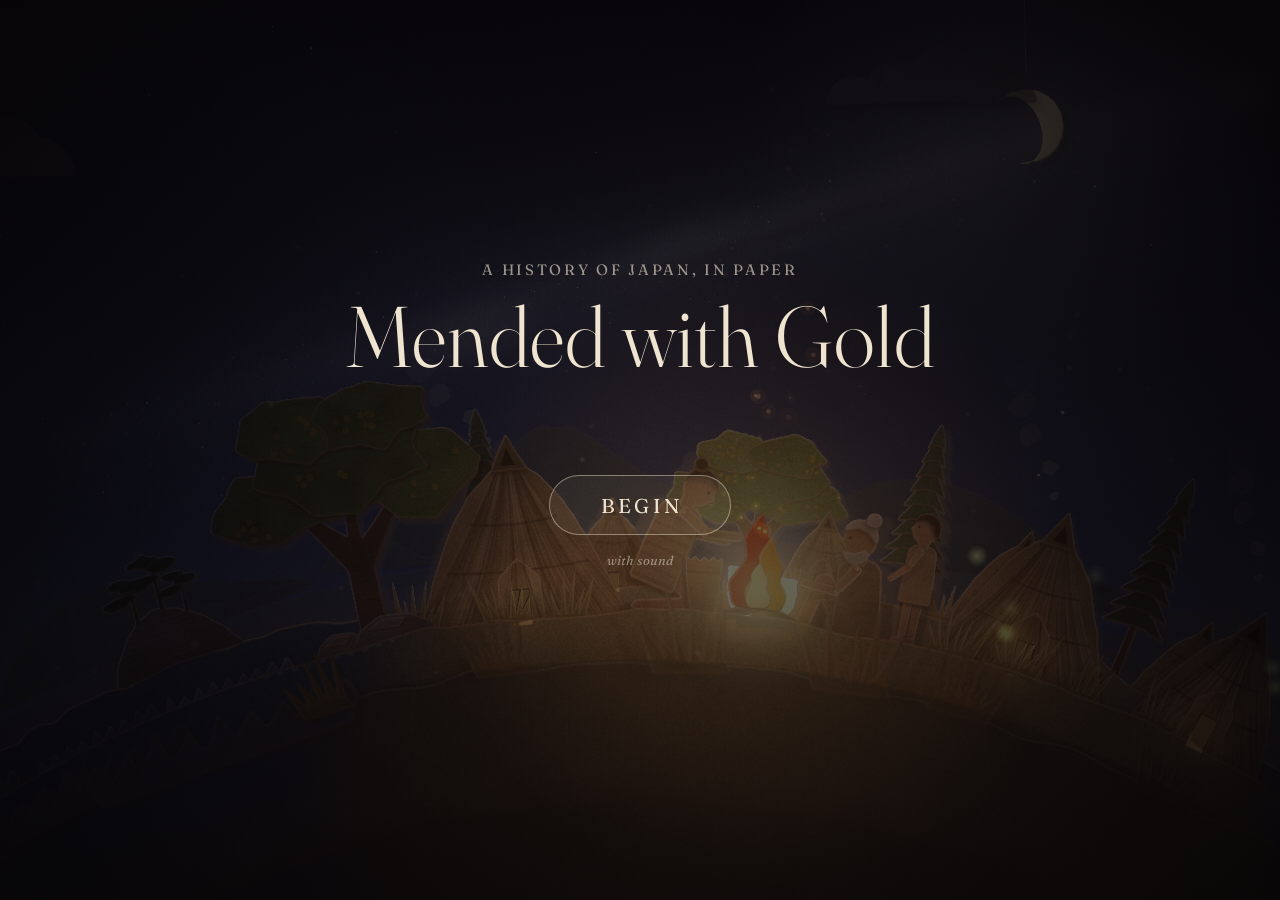
<file: index.html>
<!DOCTYPE html>
<html lang="en">
<head>
<meta charset="utf-8">
<title>Mended with Gold</title>
<meta name="viewport" content="width=device-width, initial-scale=1, viewport-fit=cover">
<meta name="theme-color" content="#060405">
<meta name="description" content="A history of Japan, in paper: a fourteen-minute narrated film, from the first pots of clay to anime, the bullet train and a country mended with gold.">
<meta property="og:type" content="website">
<meta property="og:title" content="Mended with Gold">
<meta property="og:description" content="A history of Japan, in paper. A fourteen-minute film, with sound.">
<meta property="og:url" content="https://raycoding1-collab.github.io/Japan/">
<meta property="og:image" content="https://raycoding1-collab.github.io/Japan/assets/share.jpg">
<meta property="og:image:width" content="1200">
<meta property="og:image:height" content="630">
<meta property="og:image:alt" content="A paper-cut Jomon village by firelight on a tiny cardboard planet, under the title Mended with Gold.">
<meta name="twitter:card" content="summary_large_image">
<link rel="icon" type="image/png" href="assets/icon.png">
<link rel="apple-touch-icon" href="assets/icon.png">
<link rel="preconnect" href="https://fonts.googleapis.com">
<link href="https://fonts.googleapis.com/css2?family=Fraunces:ital,opsz,wght@0,9..144,300..500;1,9..144,300..400&display=swap" rel="stylesheet">
<link rel="stylesheet" href="src/style.css">
</head>
<body>
<canvas id="stage"></canvas>
<div id="caption" aria-live="polite"></div>
<div id="end" aria-hidden="true"><h2>Mended with Gold</h2><p>a history of Japan, in paper</p></div>
<div id="veil">
  <div class="card">
    <p class="kicker">a history of Japan, in paper</p>
    <h1>Mended with Gold</h1>
    <button id="begin" type="button">Begin</button>
    <p class="hint">with sound</p>
  </div>
</div>
<div id="bar">
  <button id="play" type="button" aria-label="Pause"><svg viewBox="0 0 24 24"><path id="playIcon" d="M7 5h3.5v14H7zM13.5 5H17v14h-3.5z"/></svg></button>
  <button id="chap" type="button" aria-label="Chapters" aria-expanded="false"><svg viewBox="0 0 24 24"><path d="M4 6h16v2H4zM4 11h16v2H4zM4 16h11v2H4z"/></svg></button>
  <button id="cc" type="button" aria-label="Captions" aria-pressed="true">CC</button>
  <input id="vol" type="range" min="0" max="1" step="0.01" value="1" aria-label="Volume">
</div>
<nav id="chapters" hidden aria-label="Chapters"></nav>
<script type="module" src="src/main.js"></script>
</body>
</html>
</file>
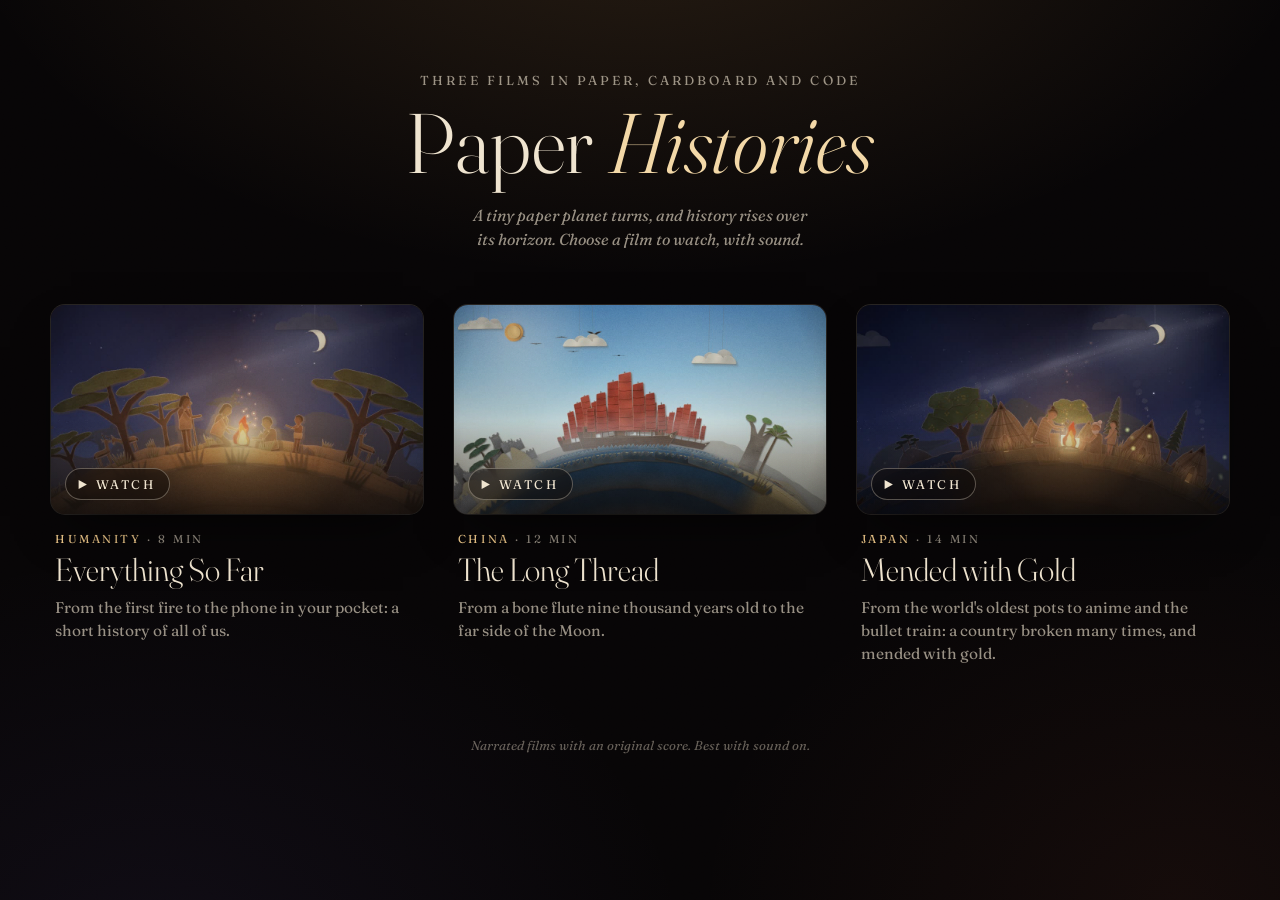
<file: films/index.html>
<!DOCTYPE html>
<html lang="en">
<head>
<meta charset="utf-8">
<title>Paper Histories</title>
<meta name="viewport" content="width=device-width, initial-scale=1, viewport-fit=cover">
<meta name="theme-color" content="#070506">
<meta name="description" content="Three short films about history, made of paper, cardboard and code: humanity, China and Japan. With sound.">
<meta property="og:type" content="website">
<meta property="og:title" content="Paper Histories">
<meta property="og:description" content="Three short films about history, made of paper: humanity, China and Japan. With sound.">
<meta property="og:url" content="https://raycoding1-collab.github.io/Japan/films/">
<meta property="og:image" content="https://raycoding1-collab.github.io/Japan/films/media/share.jpg">
<meta property="og:image:width" content="1200">
<meta property="og:image:height" content="630">
<meta property="og:image:alt" content="Three paper-cut films side by side: people around a first fire, red-sailed treasure ships, and a Jomon village by firelight.">
<meta name="twitter:card" content="summary_large_image">
<link rel="icon" type="image/png" href="media/icon.png">
<link rel="apple-touch-icon" href="media/icon.png">
<link rel="preconnect" href="https://fonts.googleapis.com">
<link rel="preconnect" href="https://fonts.gstatic.com" crossorigin>
<link href="https://fonts.googleapis.com/css2?family=Fraunces:ital,opsz,wght@0,9..144,300..500;1,9..144,300..400&display=swap" rel="stylesheet">
<link rel="preload" as="image" href="media/everything-wide.jpg" media="not all and (orientation: portrait) and (max-width: 639px)">
<link rel="preload" as="image" href="media/everything-tall.jpg" media="(orientation: portrait) and (max-width: 639px)">
<style>
:root { --ink: #efe4cf; --muted: rgba(239, 228, 207, .62); --line: rgba(239, 228, 207, .14); --gold: #e8b45a; --ease: cubic-bezier(.22, .78, .16, 1); --r: 14px; }
* { box-sizing: border-box; }
html { background: #070506; -webkit-text-size-adjust: 100%; text-size-adjust: 100%; scroll-behavior: smooth; }
html.locked { overflow: hidden; }
body { margin: 0; min-height: 100vh; min-height: 100dvh; color: var(--ink); font-family: 'Fraunces', 'Iowan Old Style', Georgia, serif; -webkit-tap-highlight-color: transparent; overflow-x: hidden;
  background: radial-gradient(1100px 620px at 50% -12%, rgba(232, 168, 90, .14), transparent 62%), radial-gradient(900px 700px at 12% 108%, rgba(120, 96, 200, .08), transparent 60%), radial-gradient(800px 600px at 92% 100%, rgba(200, 90, 60, .07), transparent 60%), #070506; }
/* paper grain over everything, and a few slow embers */
body::before { content: ''; position: fixed; inset: -50%; pointer-events: none; z-index: 30; opacity: .07; mix-blend-mode: overlay;
  background-image: url("data:image/svg+xml,%3Csvg xmlns='http://www.w3.org/2000/svg' width='240' height='240'%3E%3Cfilter id='n'%3E%3CfeTurbulence type='fractalNoise' baseFrequency='.85' numOctaves='3' stitchTiles='stitch'/%3E%3C/filter%3E%3Crect width='100%25' height='100%25' filter='url(%23n)'/%3E%3C/svg%3E"); }
.embers { position: fixed; inset: 0; pointer-events: none; z-index: 0; overflow: hidden; }
.embers i { position: absolute; bottom: -12px; width: 3px; height: 3px; border-radius: 50%; background: #f4c27a; box-shadow: 0 0 10px 2px rgba(244, 170, 90, .55); opacity: 0; animation: rise linear infinite; }
@keyframes rise { 0% { transform: translate3d(0, 0, 0); opacity: 0; } 12% { opacity: .55; } 80% { opacity: .25; } 100% { transform: translate3d(var(--dx, 20px), -105vh, 0); opacity: 0; } }

main { position: relative; z-index: 1; }
header { text-align: center; padding: max(clamp(30px, 8vh, 84px), env(safe-area-inset-top)) 22px 0; }
.kicker { margin: 0 0 1em; font-size: clamp(10px, 1.05vw, 13px); letter-spacing: .24em; text-transform: uppercase; color: var(--muted); }
h1 { margin: 0; font-weight: 300; font-size: clamp(44px, 6.6vw, 96px); line-height: 1; letter-spacing: .005em; font-variation-settings: 'opsz' 144; }
h1 em { font-style: italic; font-weight: 300; color: #f3d8a6; }
.sub { margin: 1.1em auto 0; max-width: 34em; text-wrap: balance; font-size: clamp(15px, 1.25vw, 18px); line-height: 1.5; font-style: italic; color: var(--muted); }

.films { display: grid; grid-template-columns: repeat(3, minmax(0, 1fr)); gap: clamp(20px, 2.4vw, 40px); max-width: 1500px; margin: clamp(30px, 6vh, 64px) auto 0; padding: 0 max(clamp(18px, 4vw, 60px), env(safe-area-inset-left)) clamp(40px, 8vh, 90px); }
.film { display: block; color: inherit; text-decoration: none; outline: none; -webkit-user-select: none; user-select: none; }
.media { position: relative; aspect-ratio: 16 / 9; border-radius: var(--r); overflow: hidden; background: #120d0b; isolation: isolate;
  box-shadow: 0 22px 50px -20px rgba(0, 0, 0, .85), 0 0 0 1px var(--line); transform: translateZ(0); transition: transform .8s var(--ease), box-shadow .8s var(--ease); }
.media video, .media img { position: absolute; inset: 0; width: 100%; height: 100%; object-fit: cover; display: block; }
.media video { transition: transform 1.4s var(--ease), filter .8s ease; filter: saturate(.94) brightness(.93); }
.media::after { content: ''; position: absolute; inset: 0; pointer-events: none; background: linear-gradient(180deg, transparent 55%, rgba(6, 4, 4, .55)); }
.play { position: absolute; left: 14px; bottom: 14px; z-index: 2; display: inline-flex; align-items: center; gap: .6em; padding: .62em 1.1em .6em .9em; border-radius: 999px; font-size: 12.5px; letter-spacing: .2em; text-transform: uppercase; color: var(--ink);
  background: rgba(12, 8, 7, .42); border: 1px solid rgba(239, 228, 207, .32); -webkit-backdrop-filter: blur(8px); backdrop-filter: blur(8px); transition: background .5s, border-color .5s, transform .6s var(--ease); }
.play svg { width: 11px; height: 11px; fill: currentColor; }
.meta { padding: 18px 4px 0; }
.meta .k { margin: 0 0 .55em; font-size: 11.5px; letter-spacing: .22em; text-transform: uppercase; color: var(--muted); }
.meta .k b { font-weight: 400; color: #f0c98a; }
.meta h2 { margin: 0; font-weight: 300; font-size: clamp(27px, 2.5vw, 40px); line-height: 1.05; font-variation-settings: 'opsz' 144; transition: color .6s; }
.meta .d { margin: .6em 0 0; font-size: 15.5px; line-height: 1.5; color: var(--muted); max-width: 30em; }
@media (hover: hover) and (pointer: fine) {
  .film:hover .media, .film:focus-visible .media { transform: translateY(-7px); box-shadow: 0 36px 70px -24px rgba(0, 0, 0, .95), 0 0 0 1px rgba(239, 228, 207, .22), 0 0 70px -14px rgba(232, 168, 90, .3); }
  .film:hover video, .film:focus-visible video { transform: scale(1.04); filter: none; }
  .film:hover .play, .film:focus-visible .play { background: rgba(239, 228, 207, .9); color: #140e0b; border-color: transparent; transform: translateY(-2px); }
  .film:hover h2, .film:focus-visible h2 { color: #f6dfb3; }
}
.film:focus-visible .media { outline: 2px solid rgba(239, 228, 207, .7); outline-offset: 4px; }
.film.launching .media { visibility: hidden; }

footer { position: relative; z-index: 1; text-align: center; padding: 0 22px max(34px, env(safe-area-inset-bottom)); font-size: 13px; font-style: italic; color: rgba(239, 228, 207, .4); }

/* phones held upright: one film at a time, in their own taller frame */
@media (orientation: portrait) and (max-width: 639px) {
  .films { grid-template-columns: 1fr; gap: 46px; margin-top: 34px; }
  .media { aspect-ratio: 4 / 5; }
  .film { scroll-margin-top: 18px; }
  .meta h2 { font-size: 31px; }
  .meta .d { font-size: 15px; }
}
@media (orientation: portrait) and (min-width: 640px) and (max-width: 1023px) {
  .films { grid-template-columns: 1fr; max-width: 760px; gap: 52px; }
}
/* short, wide screens (phones on their side): a tighter header so the films are on screen at once */
@media (max-height: 520px) and (orientation: landscape) {
  header { padding-top: max(16px, env(safe-area-inset-top)); }
  h1 { font-size: clamp(30px, 5vw, 44px); }
  .kicker { margin-bottom: .6em; }
  .sub { display: none; }
  .films { margin-top: 18px; gap: 16px; }
  .meta { padding-top: 10px; }
  .meta h2 { font-size: 20px; }
  .meta .d { display: none; }
  .play { left: 9px; bottom: 9px; padding: .5em .85em .48em .7em; font-size: 10.5px; }
}

/* entrance */
.rise { opacity: 0; transform: translateY(16px); transition: opacity 1.2s var(--ease), transform 1.2s var(--ease); }
.ready .rise { opacity: 1; transform: none; }
.ready .films .film:nth-child(2) { transition-delay: .12s; }
.ready .films .film:nth-child(3) { transition-delay: .24s; }

/* the theatre: a card grows to fill the screen, and the film opens inside it */
#theater { position: fixed; inset: 0; z-index: 20; overflow: hidden; visibility: hidden; background: rgba(5, 3, 3, 0); transition: background .7s ease, visibility 0s .8s; }
#theater.open { visibility: visible; background: rgba(5, 3, 3, 1); transition: background .7s ease, visibility 0s; }
#flyer { position: absolute; left: 0; top: 0; transform-origin: 0 0; overflow: hidden; will-change: transform; z-index: 1; background: #120d0b; }
#flyer canvas, #flyer video { position: absolute; inset: 0; width: 100%; height: 100%; object-fit: cover; display: block; }
#flyer::after { content: ''; position: absolute; inset: 0; background: rgba(6, 4, 5, .0); transition: background 1s ease; }
#theater.dim #flyer::after { background: rgba(6, 4, 5, .55); }
#theater iframe { position: absolute; inset: 0; width: 100%; height: 100%; border: 0; display: block; z-index: 2; opacity: 0; transition: opacity 1s ease; background: #060405; }
#theater iframe.in { opacity: 1; }
#theater.closing #flyer { z-index: 3; }
.loading { position: absolute; left: 0; right: 0; bottom: max(12vh, calc(env(safe-area-inset-bottom) + 60px)); z-index: 4; text-align: center; font-style: italic; font-size: 15px; color: rgba(239, 228, 207, .75); opacity: 0; transition: opacity .6s ease; pointer-events: none; text-shadow: 0 1px 8px rgba(0, 0, 0, .8); }
.loading.on { opacity: 1; animation: breathe 2.2s ease-in-out infinite; }
@keyframes breathe { 50% { opacity: .45; } }
#close { position: absolute; z-index: 5; top: max(14px, env(safe-area-inset-top)); left: max(14px, env(safe-area-inset-left)); width: 46px; height: 46px; border-radius: 50%; display: grid; place-items: center; cursor: pointer; color: var(--ink);
  background: rgba(12, 8, 7, .48); border: 1px solid rgba(239, 228, 207, .3); -webkit-backdrop-filter: blur(8px); backdrop-filter: blur(8px); opacity: 0; transform: scale(.85); transition: opacity .6s ease, transform .6s var(--ease), background .4s; }
#close svg { width: 18px; height: 18px; stroke: currentColor; stroke-width: 1.7; fill: none; }
#theater.open #close.show { opacity: .92; transform: none; }
#close:hover, #close:focus-visible { background: rgba(239, 228, 207, .2); outline: none; opacity: 1; }

@media (prefers-reduced-motion: reduce) {
  html { scroll-behavior: auto; }
  .embers { display: none; }
  .rise, .media, .media video { transition: opacity .3s ease !important; transform: none !important; }
}
</style>
</head>
<body>
<div class="embers" aria-hidden="true"></div>
<main>
  <header class="rise">
    <p class="kicker">Three films in paper, cardboard and code</p>
    <h1>Paper <em>Histories</em></h1>
    <p class="sub">A tiny paper planet turns, and history rises over its horizon. Choose a film to watch, with sound.</p>
  </header>
  <section class="films" aria-label="Films">
    <a class="film rise" href="https://raycoding1-collab.github.io/Globe/" data-id="everything-so-far" data-media="everything" data-path="/Globe/">
      <div class="media"><video muted playsinline loop preload="metadata" aria-hidden="true"></video><span class="play"><svg viewBox="0 0 10 10" aria-hidden="true"><path d="M1.5 0.8v8.4L9 5z"/></svg>Watch</span></div>
      <div class="meta"><p class="k"><b>Humanity</b> &middot; 8 min</p><h2>Everything So Far</h2><p class="d">From the first fire to the phone in your pocket: a short history of all of us.</p></div>
    </a>
    <a class="film rise" href="https://raycoding1-collab.github.io/China-/" data-id="the-long-thread" data-media="thread" data-path="/China-/">
      <div class="media"><video muted playsinline loop preload="metadata" aria-hidden="true"></video><span class="play"><svg viewBox="0 0 10 10" aria-hidden="true"><path d="M1.5 0.8v8.4L9 5z"/></svg>Watch</span></div>
      <div class="meta"><p class="k"><b>China</b> &middot; 12 min</p><h2>The Long Thread</h2><p class="d">From a bone flute nine thousand years old to the far side of the Moon.</p></div>
    </a>
    <a class="film rise" href="https://raycoding1-collab.github.io/Japan/" data-id="mended-with-gold" data-media="gold" data-path="/Japan/">
      <div class="media"><video muted playsinline loop preload="metadata" aria-hidden="true"></video><span class="play"><svg viewBox="0 0 10 10" aria-hidden="true"><path d="M1.5 0.8v8.4L9 5z"/></svg>Watch</span></div>
      <div class="meta"><p class="k"><b>Japan</b> &middot; 14 min</p><h2>Mended with Gold</h2><p class="d">From the world's oldest pots to anime and the bullet train: a country broken many times, and mended with gold.</p></div>
    </a>
  </section>
</main>
<footer class="rise">Narrated films with an original score. Best with sound on.</footer>

<div id="theater" role="dialog" aria-modal="true" aria-label="Film">
  <div id="flyer"><canvas></canvas><video muted playsinline loop aria-hidden="true"></video></div>
  <p class="loading" aria-live="polite"></p>
  <button id="close" type="button" aria-label="Back to all films"><svg viewBox="0 0 20 20" aria-hidden="true"><path d="M4 4l12 12M16 4L4 16"/></svg></button>
</div>

<script>
(() => {
  const $ = (s, r = document) => r.querySelector(s), $$ = (s, r = document) => [...r.querySelectorAll(s)];
  const HOST = /\.github\.io$/.test(location.hostname) ? '' : 'https://raycoding1-collab.github.io';   // served beside the films, or tried out elsewhere
  const reduce = matchMedia('(prefers-reduced-motion: reduce)').matches;
  const saveData = !!(navigator.connection && navigator.connection.saveData);
  const tallMQ = matchMedia('(orientation: portrait) and (max-width: 639px)');
  const cards = $$('.film').map((el) => ({ el, id: el.dataset.id, name: el.dataset.media, path: el.dataset.path, title: $('h2', el).textContent, media: $('.media', el), video: $('video', el), seen: false }));
  const theater = $('#theater'), flyer = $('#flyer'), snap = $('canvas', flyer), fv = $('video', flyer), closeBtn = $('#close'), loading = $('.loading');
  const main = $('main'), baseTitle = document.title;
  let current = null, frame = null, busy = false, wakeTimer = 0;

  // ---- embers
  const em = $('.embers'), nE = innerWidth < 640 ? 7 : 14;
  for (let i = 0; i < nE; i++) { const e = document.createElement('i'); const d = 16 + Math.random() * 18; e.style.cssText = `left:${Math.random() * 100}%;animation-duration:${d}s;animation-delay:${-Math.random() * d}s;--dx:${(Math.random() - .5) * 120}px;transform:scale(${.6 + Math.random() * .8})`; em.appendChild(e); }

  // ---- previews: the right shape for the screen; play only what can be seen
  const play = (v) => { const p = v.play(); if (p && p.catch) p.catch(() => {}); };
  function setSources() {
    const shape = tallMQ.matches ? 'tall' : 'wide';
    for (const c of cards) {
      if (c.video.dataset.shape === shape) continue;
      const was = c.seen && !c.video.paused;
      c.video.dataset.shape = shape; c.video.poster = `media/${c.name}-${shape}.jpg`; c.video.src = `media/${c.name}-${shape}.mp4`; c.video.load();
      if (was) play(c.video);
    }
  }
  setSources();
  (tallMQ.addEventListener ? tallMQ.addEventListener('change', setSources) : tallMQ.addListener(setSources));
  const auto = !reduce && !saveData;
  const io = new IntersectionObserver((list) => {
    for (const en of list) { const c = cards.find((x) => x.el === en.target); c.seen = en.intersectionRatio >= 0.35; if (current) continue; if (c.seen && auto) play(c.video); else c.video.pause(); }
  }, { threshold: [0, 0.35, 0.7] });
  cards.forEach((c) => io.observe(c.el));
  if (!auto) cards.forEach((c) => { c.el.addEventListener('pointerenter', () => !current && play(c.video)); c.el.addEventListener('pointerleave', () => c.video.pause()); });
  document.addEventListener('visibilitychange', () => { if (document.hidden) cards.forEach((c) => c.video.pause()); else if (!current && auto) cards.forEach((c) => c.seen && play(c.video)); });

  // ---- entrance, once the first poster is in
  const first = new Image(); first.src = cards[0].video.poster;
  const go = () => document.body.classList.add('ready');
  (first.decode ? first.decode() : Promise.resolve()).then(go, go); setTimeout(go, 900);

  // ---- open a film: the card lifts and grows to fill the screen; the film fades in on its own title screen
  function coverRect(ar) { const vw = innerWidth, vh = innerHeight; let w = vw, h = vw / ar; if (h < vh) { h = vh; w = vh * ar; } return { x: (vw - w) / 2, y: (vh - h) / 2, w, h }; }
  function fromCard(c, f) { const r = c.media.getBoundingClientRect(), s = r.width / f.w; return { r, s, t: `translate(${r.left - f.x}px, ${r.top - f.y}px) scale(${s})`, rad: `${14 / s}px` }; }
  function waitReady(fr) {
    return new Promise((res) => {
      const t0 = performance.now(); let loaded = false; fr.addEventListener('load', () => { loaded = true; }, { once: true });
      (function tick() {
        if (!fr.isConnected) return;
        let ok = false; try { const st = fr.contentWindow.__stage; ok = loaded && !!st && st.lastT >= 0; } catch (e) { ok = loaded; }
        const dt = performance.now() - t0;
        if (ok) setTimeout(res, 260); else if ((loaded && dt > 8000) || dt > 16000) res(); else setTimeout(tick, 100);
      })();
    });
  }
  function wake() { closeBtn.classList.add('show'); clearTimeout(wakeTimer); wakeTimer = setTimeout(() => closeBtn.classList.remove('show'), 3200); }

  async function open(c, how = 'grow') {
    if (current || busy) return; busy = true; current = c;
    document.title = `${c.title} · ${baseTitle}`;
    cards.forEach((x) => x !== c && x.video.pause());
    const v = c.video, ar = (v.videoWidth && v.videoHeight) ? v.videoWidth / v.videoHeight : (tallMQ.matches ? 4 / 5 : 16 / 9);
    const f = coverRect(ar);
    flyer.style.cssText = `left:${f.x}px;top:${f.y}px;width:${f.w}px;height:${f.h}px;opacity:1`;
    // a still of the exact frame on the card, then the same loop running on beneath the growing frame
    snap.width = v.videoWidth || 960; snap.height = v.videoHeight || 540;
    const sg = snap.getContext('2d');
    try { if (v.readyState >= 2) sg.drawImage(v, 0, 0, snap.width, snap.height); else { const im = new Image(); im.src = v.poster; await im.decode().catch(() => {}); sg.drawImage(im, 0, 0, snap.width, snap.height); } } catch (e) {}
    fv.style.opacity = 0; fv.src = v.currentSrc || v.src;
    fv.addEventListener('playing', () => { fv.style.opacity = 1; }, { once: true });
    try { fv.currentTime = v.currentTime || 0; } catch (e) {}
    if (auto) play(fv);
    document.documentElement.classList.add('locked'); main.inert = true;
    theater.classList.remove('closing', 'dim'); theater.classList.add('open');
    if (how === 'grow' && !reduce) {
      const s = fromCard(c, f); c.el.classList.add('launching');
      flyer.animate([{ transform: s.t, borderRadius: s.rad }, { transform: 'translate(0,0) scale(1)', borderRadius: '0px' }], { duration: 820, easing: 'cubic-bezier(.22,.78,.16,1)', fill: 'both' });
    } else flyer.animate([{ opacity: 0 }, { opacity: 1 }], { duration: 500, fill: 'both' });
    setTimeout(() => theater.classList.add('dim'), 650);
    // the film itself
    frame = document.createElement('iframe');
    frame.title = c.title; frame.allow = 'autoplay; fullscreen; screen-wake-lock'; frame.setAttribute('allowfullscreen', '');
    frame.src = HOST + c.path; theater.insertBefore(frame, loading);
    const slow = setTimeout(() => { loading.textContent = `Opening ${c.title}…`; loading.classList.add('on'); }, 1300);
    await Promise.all([waitReady(frame), new Promise((r) => setTimeout(r, how === 'grow' && !reduce ? 760 : 200))]);
    clearTimeout(slow); loading.classList.remove('on');
    if (current !== c) return;
    frame.classList.add('in');
    setTimeout(() => { if (current === c) { fv.pause(); main.style.visibility = 'hidden'; busy = false; } }, 1050);
    wake();
    try {
      const w = frame.contentWindow;
      // when the film asks for full screen, give it to the whole theatre, so the way back stays on screen
      const fs = theater.requestFullscreen || theater.webkitRequestFullscreen;
      if (fs) w.document.documentElement.requestFullscreen = (o) => fs.call(theater, o);
      ['pointermove', 'pointerdown', 'touchstart', 'keydown'].forEach((ev) => w.addEventListener(ev, wake, { passive: true }));
      w.addEventListener('keydown', (e) => { if (e.key === 'Escape' && !w.document.fullscreenElement) requestClose(); });
      setTimeout(() => { try { const b = w.document.getElementById('begin'); if (b && document.activeElement !== closeBtn) b.focus({ preventScroll: true }); } catch (e) {} }, 400);
    } catch (e) {}
  }

  // ---- close: the frame covers the film, the film is gone (and its sound), and the frame shrinks back into its card
  async function close() {
    if (!current) return; const c = current; current = null; busy = true;
    document.title = baseTitle; clearTimeout(wakeTimer); closeBtn.classList.remove('show'); loading.classList.remove('on');
    try { if (document.fullscreenElement || document.webkitFullscreenElement) await (document.exitFullscreen || document.webkitExitFullscreen).call(document); } catch (e) {}
    main.style.visibility = ''; main.inert = false;
    theater.classList.add('closing');
    try { fv.currentTime = c.video.currentTime || 0; } catch (e) {}
    if (auto) play(fv);
    const cover = flyer.animate([{ opacity: frame && frame.classList.contains('in') ? 0 : 1 }, { opacity: 1 }], { duration: 300, easing: 'ease', fill: 'both' });
    await cover.finished.catch(() => {});
    if (frame) { frame.remove(); frame = null; }
    theater.classList.remove('dim');
    const r = c.media.getBoundingClientRect(), onScreen = r.bottom > 0 && r.top < innerHeight;
    const ar = r.width / r.height, f = coverRect(ar);
    flyer.style.cssText = `left:${f.x}px;top:${f.y}px;width:${f.w}px;height:${f.h}px`;
    theater.classList.remove('open');
    if (onScreen && !reduce) {
      const s = fromCard(c, f);
      await flyer.animate([{ transform: 'translate(0,0) scale(1)', borderRadius: '0px', opacity: 1 }, { transform: s.t, borderRadius: s.rad, opacity: 1 }], { duration: 700, easing: 'cubic-bezier(.32,.72,.16,1)', fill: 'both' }).finished.catch(() => {});
    } else await flyer.animate([{ opacity: 1 }, { opacity: 0 }], { duration: 450, fill: 'both' }).finished.catch(() => {});
    c.el.classList.remove('launching');
    flyer.getAnimations().forEach((a) => a.cancel()); flyer.style.opacity = 0; fv.pause(); fv.removeAttribute('src'); fv.load();
    theater.classList.remove('closing'); document.documentElement.classList.remove('locked');
    if (auto) cards.forEach((x) => x.seen && play(x.video));
    busy = false;
    c.el.focus({ preventScroll: true });
  }

  // ---- history: Back (and the phone's back gesture) closes the film; a link to #film opens it
  function requestClose() { if (history.state && history.state.film) history.back(); else close(); }
  addEventListener('popstate', () => {
    const id = history.state && history.state.film;
    if (current && !id) close();
    else if (!current && id) { const c = cards.find((x) => x.id === id); if (c) open(c, 'fade'); }
  });
  cards.forEach((c) => c.el.addEventListener('click', (e) => {
    if (e.metaKey || e.ctrlKey || e.shiftKey || e.altKey || e.button > 0) return;   // a new tab still gets the film's own page
    e.preventDefault(); if (current || busy) return;
    history.pushState({ film: c.id }, '', '#' + c.id); open(c, 'grow');
  }));
  closeBtn.addEventListener('click', requestClose);
  addEventListener('keydown', (e) => { if (e.key === 'Escape' && current) requestClose(); });
  theater.addEventListener('pointermove', wake);
  const start = cards.find((x) => '#' + x.id === location.hash);
  if (start) { history.replaceState(null, '', location.pathname + location.search); history.pushState({ film: start.id }, '', '#' + start.id); open(start, 'fade'); }
})();
</script>
</body>
</html>
</file>
<file: src/style.css>
html, body { margin: 0; height: 100%; background: #060405; overflow: hidden; overscroll-behavior: none; -webkit-tap-highlight-color: transparent; -webkit-text-size-adjust: 100%; text-size-adjust: 100%; -webkit-user-select: none; user-select: none; -webkit-touch-callout: none; touch-action: manipulation; }
body { font-family: 'Fraunces', 'Iowan Old Style', Georgia, serif; color: #efe4cf; }
body.idle, body.idle #stage { cursor: none; }
#stage { position: fixed; inset: 0; width: 100%; height: 100%; display: block; }
#veil { position: fixed; inset: 0; display: grid; place-items: center; background: radial-gradient(ellipse at 50% 60%, rgba(6,4,5,.55), rgba(6,4,5,.94)); transition: opacity 2.4s ease; z-index: 3; }
#veil.gone { opacity: 0; pointer-events: none; }
.card { text-align: center; padding: 24px; transform: translateY(-4vh); }
.kicker { margin: 0 0 .9em; font-size: clamp(8.5px, 2.5vw, 15px); letter-spacing: .18em; white-space: nowrap; text-transform: uppercase; opacity: .62; font-weight: 400; }
h1 { margin: 0 0 1.1em; font-weight: 300; font-size: clamp(38px, 7vw, 86px); letter-spacing: .01em; line-height: 1.02; font-variation-settings: 'opsz' 144; }
#begin { font: inherit; font-size: clamp(16px, 1.8vw, 20px); letter-spacing: .16em; text-transform: uppercase; color: #efe4cf; background: rgba(239,228,207,.06); border: 1px solid rgba(239,228,207,.45); border-radius: 999px; padding: .85em 2.4em .8em 2.56em; cursor: pointer; transition: background .5s, border-color .5s, transform .5s cubic-bezier(.3,1.6,.5,1); }
#begin:hover, #begin:focus-visible { background: rgba(239,228,207,.16); border-color: #efe4cf; transform: scale(1.04); outline: none; }
.hint { margin: 1.3em 0 0; font-size: 13px; font-style: italic; opacity: .5; }
#caption { position: fixed; left: 50%; bottom: max(8.5vh, calc(env(safe-area-inset-bottom) + 66px)); transform: translateX(-50%); width: min(88vw, 780px); text-align: center; font-size: clamp(17px, 2.1vw, 25px); line-height: 1.38; font-weight: 400; color: #f4ead6; text-shadow: 0 1px 2px rgba(0,0,0,.85), 0 0 18px rgba(0,0,0,.65); opacity: 0; transition: opacity .6s ease; z-index: 2; pointer-events: none; text-wrap: balance; }
#caption.on { opacity: .96; }
#caption.off { display: none; }
#bar { position: fixed; right: max(14px, env(safe-area-inset-right)); bottom: max(12px, env(safe-area-inset-bottom)); display: flex; align-items: center; gap: 6px; opacity: 0; transition: opacity .8s ease; z-index: 4; }
#bar.show { opacity: .8; }
#bar button { width: 40px; height: 40px; border: 0; border-radius: 50%; background: transparent; color: #efe4cf; font: 500 13px/1 'Fraunces', Georgia, serif; letter-spacing: .06em; cursor: pointer; display: grid; place-items: center; }
#bar button:hover, #bar button:focus-visible { background: rgba(239,228,207,.14); outline: none; }
#bar svg { width: 20px; height: 20px; fill: currentColor; }
#cc[aria-pressed="false"] { opacity: .4; text-decoration: line-through; }
#vol { width: 76px; accent-color: #efe4cf; opacity: .85; }
#vol.na { display: none; }
@media (max-width: 520px) { #vol { width: 58px; } }
@media (prefers-reduced-motion: reduce) { #veil { transition-duration: .01s; } }
#chapters { position: fixed; right: max(14px, env(safe-area-inset-right)); bottom: calc(max(12px, env(safe-area-inset-bottom)) + 50px); z-index: 5; display: flex; flex-direction: column; min-width: 230px; padding: 8px 0; background: rgba(16,11,9,.86); border: 1px solid rgba(239,228,207,.16); border-radius: 12px; backdrop-filter: blur(6px); -webkit-backdrop-filter: blur(6px); }
#chapters[hidden] { display: none; }
#chapters button { display: flex; justify-content: space-between; gap: 18px; align-items: baseline; padding: 8px 18px; border: 0; background: transparent; color: #efe4cf; font: 400 15px/1.3 'Fraunces', Georgia, serif; text-align: left; cursor: pointer; opacity: .78; }
#chapters button em { font-style: normal; font-size: 12px; opacity: .55; font-variant-numeric: tabular-nums; }
#chapters button:hover, #chapters button:focus-visible { background: rgba(239,228,207,.1); opacity: 1; outline: none; }
#chapters button.now { opacity: 1; }
#chapters button.now span::before { content: ''; display: inline-block; width: 6px; height: 6px; margin: 0 8px 2px -14px; border-radius: 50%; background: #e8a85a; }
#end { position: fixed; left: 0; right: 0; top: 7vh; text-align: center; z-index: 2; pointer-events: none; opacity: 0; transition: opacity 3s ease; color: #f4ead6; text-shadow: 0 1px 2px rgba(0,0,0,.6), 0 0 24px rgba(0,0,0,.4); }
#end.on { opacity: 1; }
#end h2 { margin: 0; font-weight: 300; font-size: clamp(34px, 6vw, 72px); font-variation-settings: 'opsz' 144; letter-spacing: .01em; }
#end p { margin: .7em 0 0; font-size: clamp(8.5px, 2.5vw, 14px); letter-spacing: .18em; white-space: nowrap; text-transform: uppercase; opacity: .7; }
</file>
